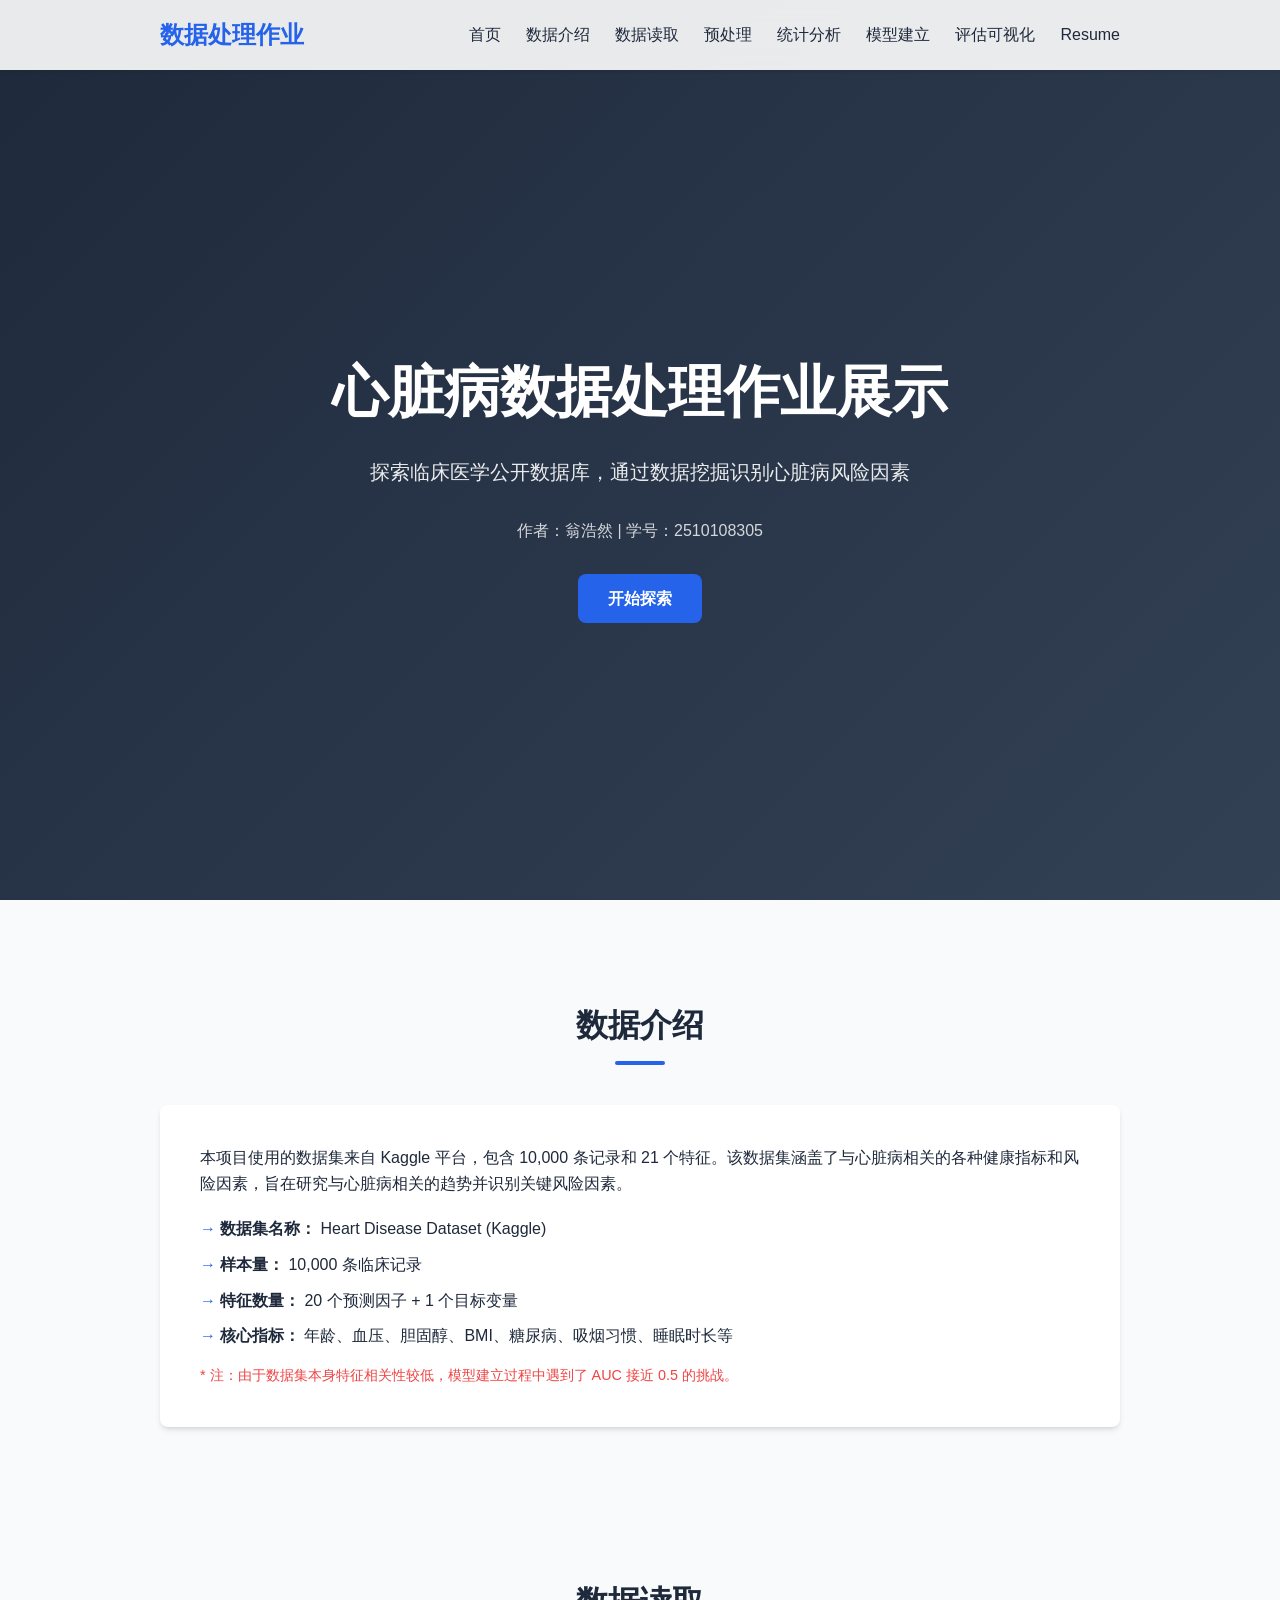
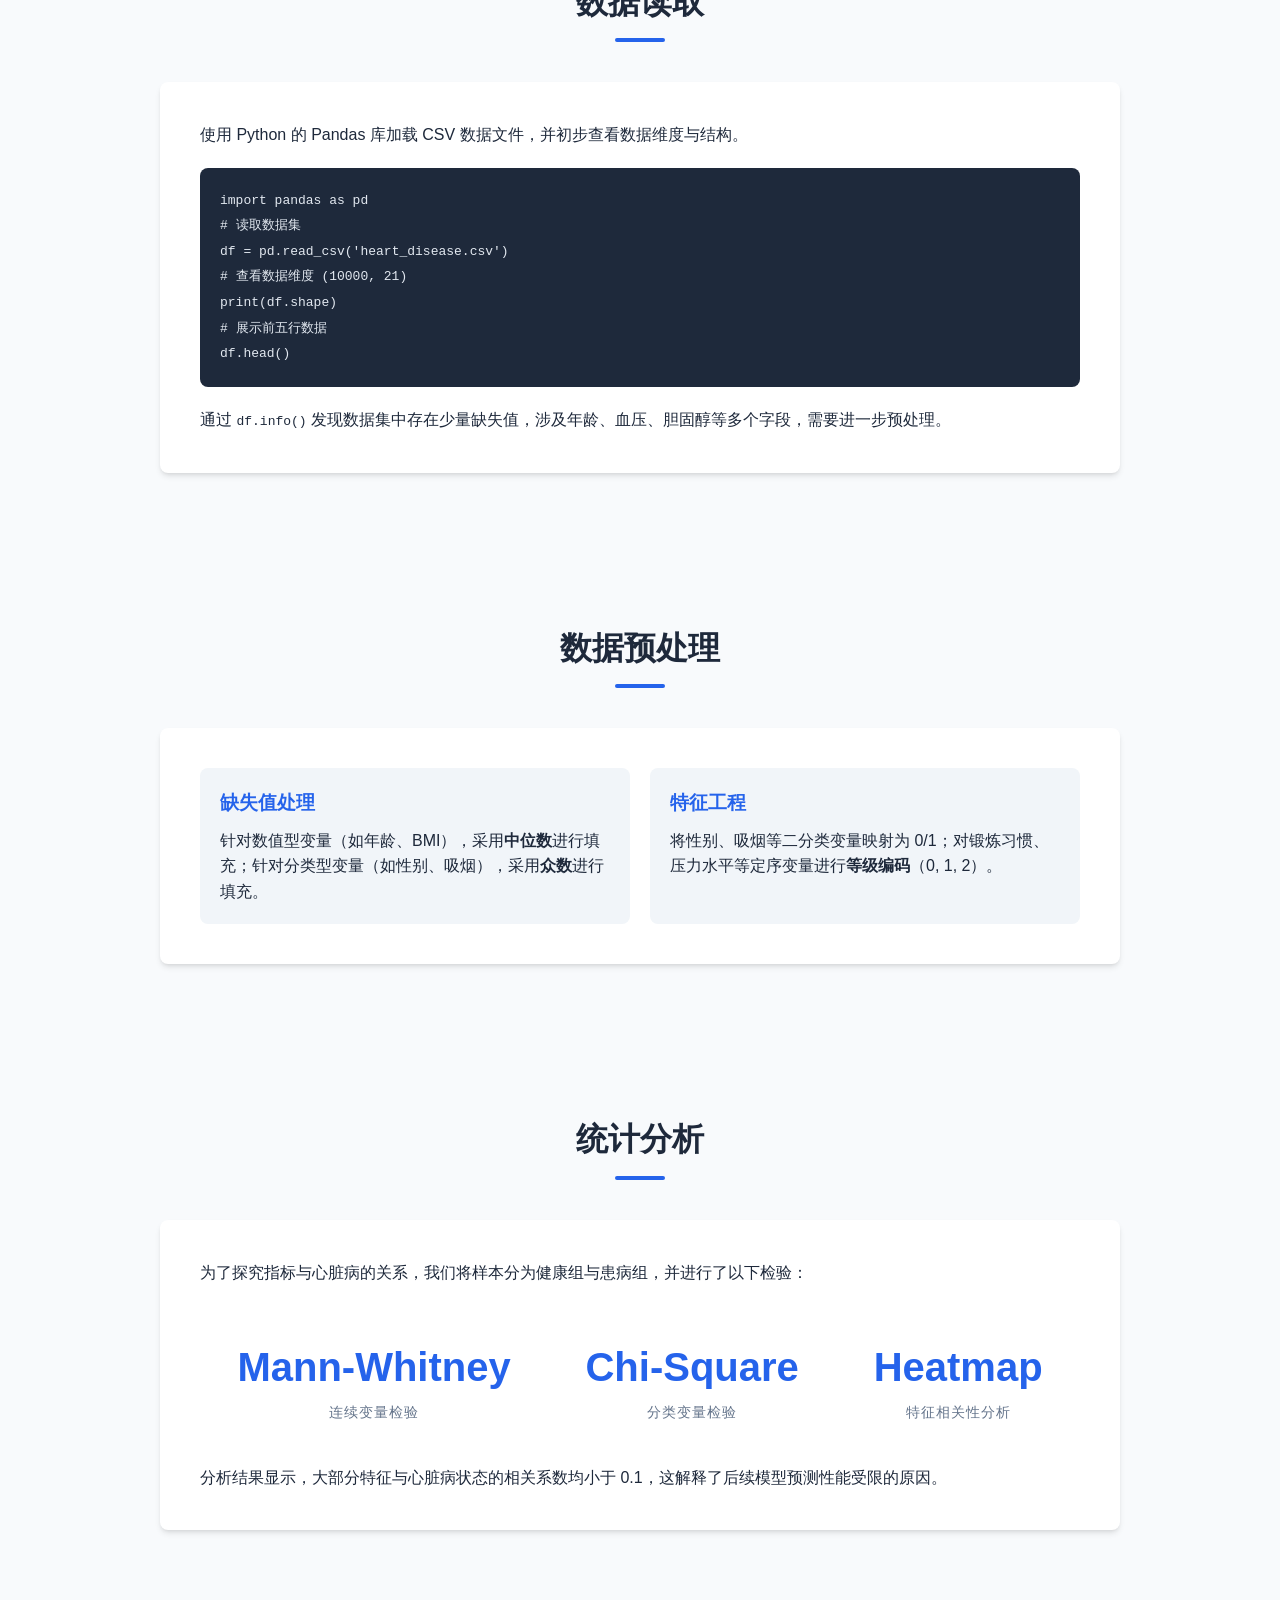
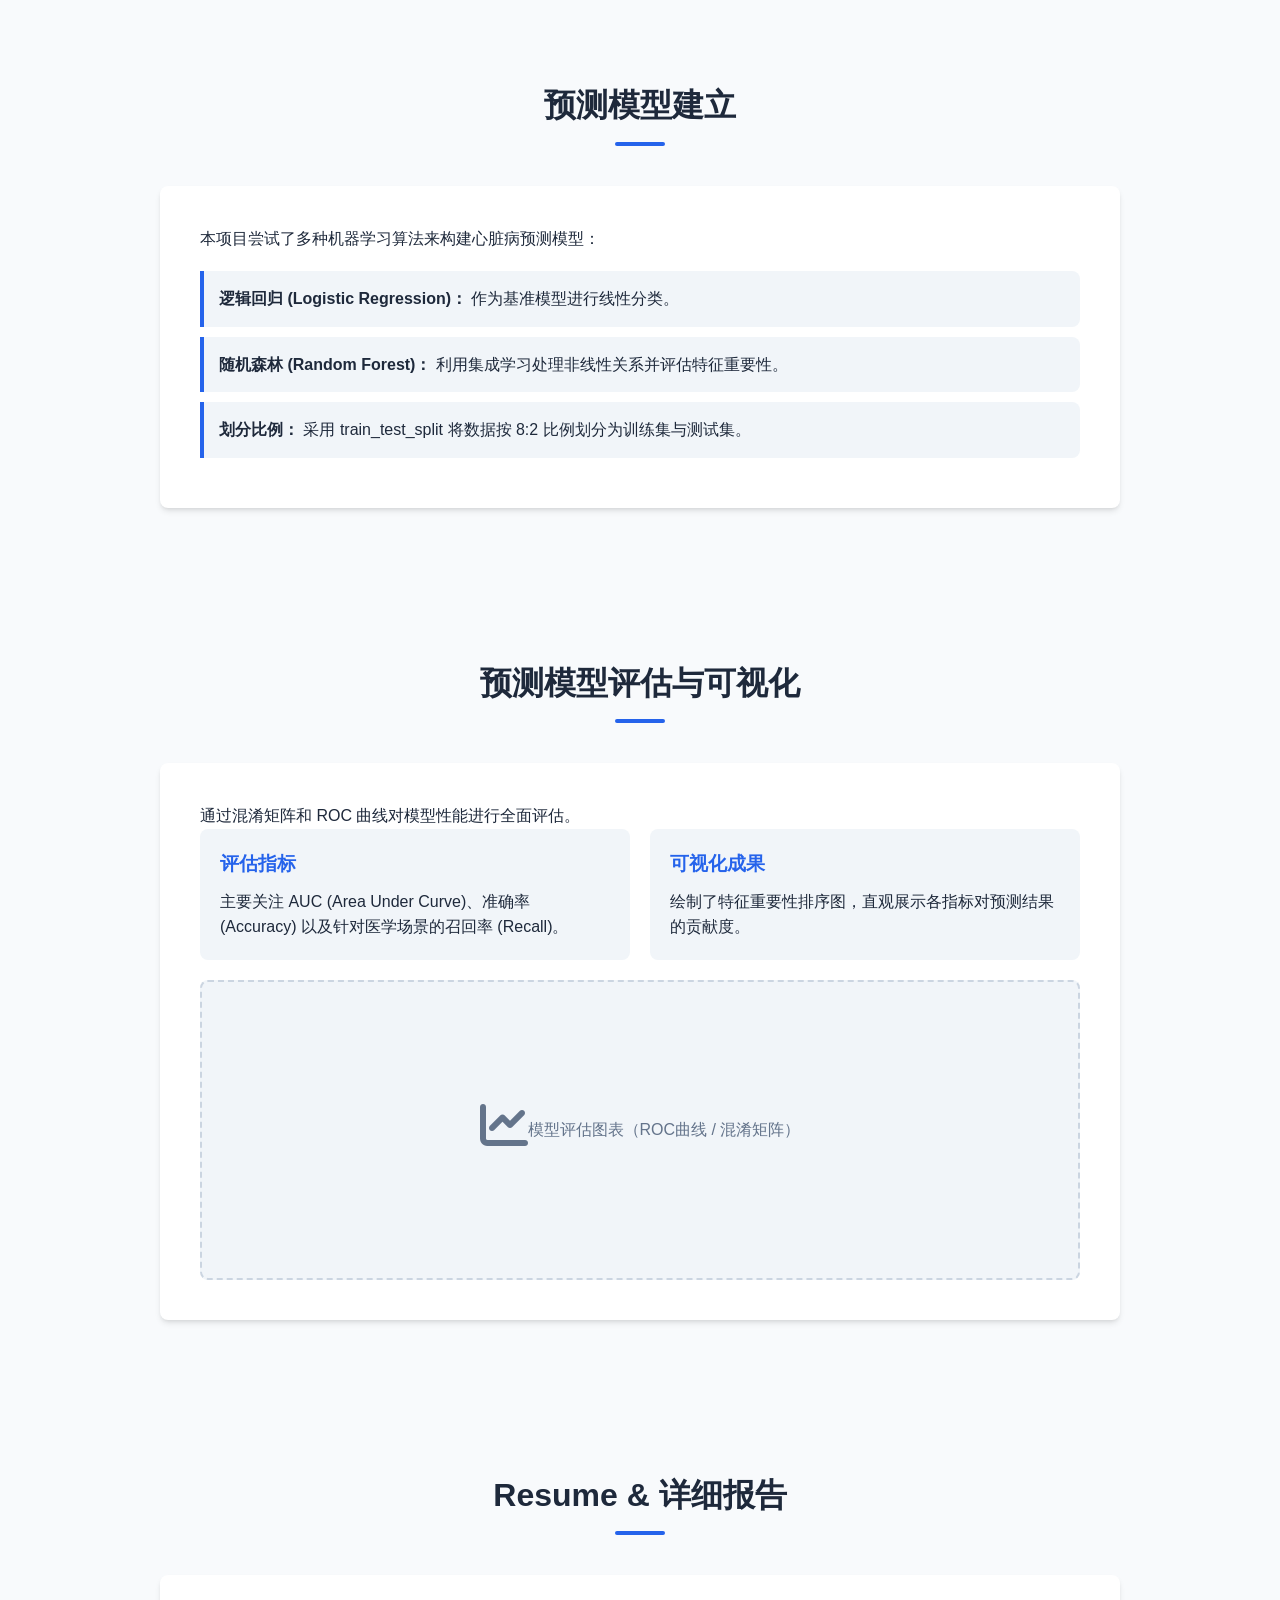
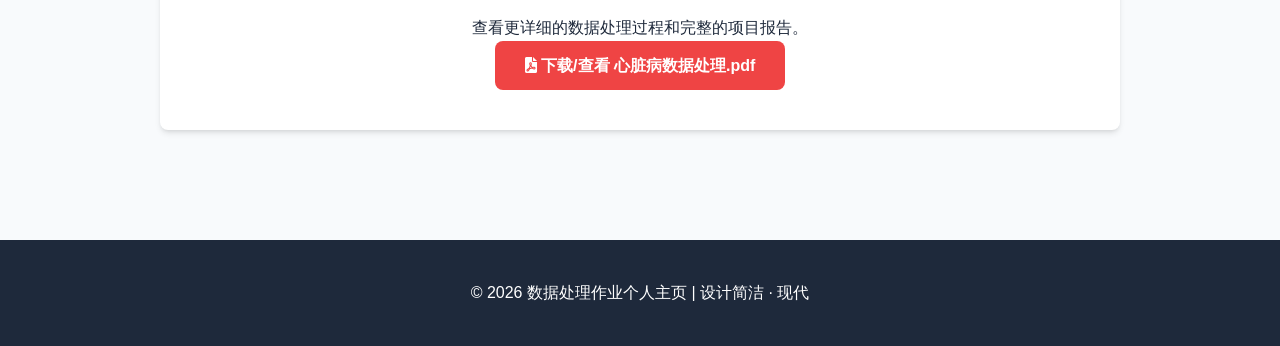
<file: index.html>
<!DOCTYPE html>
<html lang="zh-CN">
<head>
    <meta charset="UTF-8">
    <meta name="viewport" content="width=device-width, initial-scale=1.0">
    <title>数据处理作业展示 - 个人主页</title>
    <link rel="stylesheet" href="style.css">
    <link rel="stylesheet" href="https://cdnjs.cloudflare.com/ajax/libs/font-awesome/6.0.0/css/all.min.css">
</head>
<body>
    <!-- 导航栏 -->
    <nav class="navbar">
        <div class="container">
            <div class="logo">数据处理作业</div>
            <ul class="nav-links">
                <li><a href="#home">首页</a></li>
                <li><a href="#data-intro">数据介绍</a></li>
                <li><a href="#data-reading">数据读取</a></li>
                <li><a href="#preprocessing">预处理</a></li>
                <li><a href="#analysis">统计分析</a></li>
                <li><a href="#modeling">模型建立</a></li>
                <li><a href="#evaluation">评估可视化</a></li>
                <li><a href="#resume">Resume</a></li>
            </ul>
        </div>
    </nav>

    <!-- 首页横幅 -->
    <header id="home" class="hero">
        <div class="hero-content">
            <h1>心脏病数据处理作业展示</h1>
            <p>探索临床医学公开数据库，通过数据挖掘识别心脏病风险因素</p>
            <p style="margin-top: 10px; font-size: 1rem; opacity: 0.8;">作者：翁浩然 | 学号：2510108305</p>
            <a href="#data-intro" class="btn">开始探索</a>
        </div>
    </header>

    <main class="container">
        <!-- 数据介绍 -->
        <section id="data-intro" class="section">
            <h2 class="section-title">数据介绍</h2>
            <div class="card">
                <p>本项目使用的数据集来自 Kaggle 平台，包含 10,000 条记录和 21 个特征。该数据集涵盖了与心脏病相关的各种健康指标和风险因素，旨在研究与心脏病相关的趋势并识别关键风险因素。</p>
                <ul class="placeholder-list">
                    <li><strong>数据集名称：</strong> Heart Disease Dataset (Kaggle)</li>
                    <li><strong>样本量：</strong> 10,000 条临床记录</li>
                    <li><strong>特征数量：</strong> 20 个预测因子 + 1 个目标变量</li>
                    <li><strong>核心指标：</strong> 年龄、血压、胆固醇、BMI、糖尿病、吸烟习惯、睡眠时长等</li>
                </ul>
                <p style="color: #ef4444; font-size: 0.9rem; margin-top: 15px;">* 注：由于数据集本身特征相关性较低，模型建立过程中遇到了 AUC 接近 0.5 的挑战。</p>
            </div>
        </section>

        <!-- 数据读取 -->
        <section id="data-reading" class="section">
            <h2 class="section-title">数据读取</h2>
            <div class="card">
                <p>使用 Python 的 Pandas 库加载 CSV 数据文件，并初步查看数据维度与结构。</p>
                <div class="code-box">
                    <code>
                        import pandas as pd<br>
                        # 读取数据集<br>
                        df = pd.read_csv('heart_disease.csv')<br>
                        # 查看数据维度 (10000, 21)<br>
                        print(df.shape)<br>
                        # 展示前五行数据<br>
                        df.head()
                    </code>
                </div>
                <p>通过 <code>df.info()</code> 发现数据集中存在少量缺失值，涉及年龄、血压、胆固醇等多个字段，需要进一步预处理。</p>
            </div>
        </section>

        <!-- 数据预处理 -->
        <section id="preprocessing" class="section">
            <h2 class="section-title">数据预处理</h2>
            <div class="card">
                <div class="grid">
                    <div class="grid-item">
                        <h3>缺失值处理</h3>
                        <p>针对数值型变量（如年龄、BMI），采用<b>中位数</b>进行填充；针对分类型变量（如性别、吸烟），采用<b>众数</b>进行填充。</p>
                    </div>
                    <div class="grid-item">
                        <h3>特征工程</h3>
                        <p>将性别、吸烟等二分类变量映射为 0/1；对锻炼习惯、压力水平等定序变量进行<b>等级编码</b>（0, 1, 2）。</p>
                    </div>
                </div>
            </div>
        </section>

        <!-- 统计分析 -->
        <section id="analysis" class="section">
            <h2 class="section-title">统计分析</h2>
            <div class="card">
                <p>为了探究指标与心脏病的关系，我们将样本分为健康组与患病组，并进行了以下检验：</p>
                <div class="stats-placeholder">
                    <div class="stat-item">
                        <span class="stat-num">Mann-Whitney</span>
                        <span class="stat-label">连续变量检验</span>
                    </div>
                    <div class="stat-item">
                        <span class="stat-num">Chi-Square</span>
                        <span class="stat-label">分类变量检验</span>
                    </div>
                    <div class="stat-item">
                        <span class="stat-num">Heatmap</span>
                        <span class="stat-label">特征相关性分析</span>
                    </div>
                </div>
                <p style="margin-top: 20px;">分析结果显示，大部分特征与心脏病状态的相关系数均小于 0.1，这解释了后续模型预测性能受限的原因。</p>
            </div>
        </section>

        <!-- 预测模型建立 -->
        <section id="modeling" class="section">
            <h2 class="section-title">预测模型建立</h2>
            <div class="card">
                <p>本项目尝试了多种机器学习算法来构建心脏病预测模型：</p>
                <div class="model-steps">
                    <div class="step"><strong>逻辑回归 (Logistic Regression)：</strong> 作为基准模型进行线性分类。</div>
                    <div class="step"><strong>随机森林 (Random Forest)：</strong> 利用集成学习处理非线性关系并评估特征重要性。</div>
                    <div class="step"><strong>划分比例：</strong> 采用 train_test_split 将数据按 8:2 比例划分为训练集与测试集。</div>
                </div>
            </div>
        </section>

        <!-- 预测模型评估与可视化 -->
        <section id="evaluation" class="section">
            <h2 class="section-title">预测模型评估与可视化</h2>
            <div class="card">
                <p>通过混淆矩阵和 ROC 曲线对模型性能进行全面评估。</p>
                <div class="grid">
                    <div class="grid-item">
                        <h3>评估指标</h3>
                        <p>主要关注 AUC (Area Under Curve)、准确率 (Accuracy) 以及针对医学场景的召回率 (Recall)。</p>
                    </div>
                    <div class="grid-item">
                        <h3>可视化成果</h3>
                        <p>绘制了特征重要性排序图，直观展示各指标对预测结果的贡献度。</p>
                    </div>
                </div>
                <div class="viz-placeholder">
                    <i class="fas fa-chart-line" style="font-size: 3rem; margin-bottom: 10px; display: block;"></i>
                    模型评估图表（ROC曲线 / 混淆矩阵）
                </div>
            </div>
        </section>

        <!-- Resume 模块 -->
        <section id="resume" class="section">
            <h2 class="section-title">Resume & 详细报告</h2>
            <div class="card text-center">
                <p>查看更详细的数据处理过程和完整的项目报告。</p>
                <a href="心脏病数据处理.pdf" class="btn btn-primary" target="_blank">
                    <i class="fas fa-file-pdf"></i> 下载/查看 心脏病数据处理.pdf
                </a>
            </div>
        </section>
    </main>

    <footer class="footer">
        <p>&copy; 2026 数据处理作业个人主页 | 设计简洁 · 现代</p>
    </footer>

    <script>
        // 平滑滚动
        document.querySelectorAll('a[href^="#"]').forEach(anchor => {
            anchor.addEventListener('click', function (e) {
                e.preventDefault();
                document.querySelector(this.getAttribute('href')).scrollIntoView({
                    behavior: 'smooth'
                });
            });
        });
    </script>
</body>
</html>
</file>
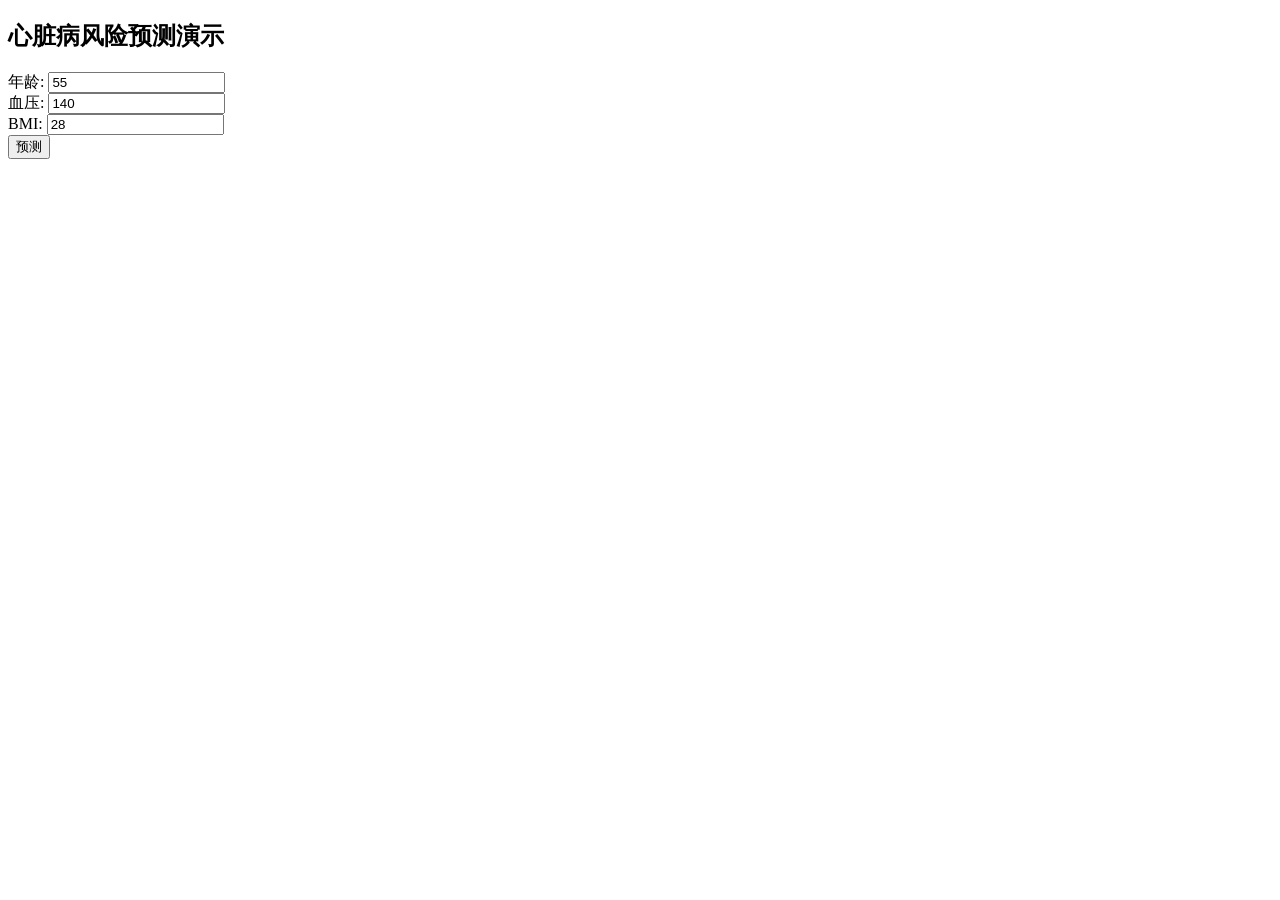
<file: 预测.html>
<!DOCTYPE html>
<html>
<head>
    <title>心脏病风险预测</title>
    <meta charset="UTF-8">
</head>
<body>
    <h2>心脏病风险预测演示</h2>
    <form id="predictForm">
        <!-- 这里的输入字段需要根据你的 feature_names 生成，仅做示例 -->
        <label>年龄: <input type="number" name="Age" value="55"></label><br>
        <label>血压: <input type="number" name="Blood Pressure" value="140"></label><br>
        <label>BMI: <input type="number" name="BMI" value="28" step="0.1"></label><br>
        <!-- 根据需要添加更多字段 -->
        <button type="submit">预测</button>
    </form>
    <div id="result" style="margin-top:20px; font-weight:bold;"></div>

    <script>
        document.getElementById('predictForm').addEventListener('submit', async (e) => {
            e.preventDefault();
            const formData = new FormData(e.target);
            const data = {};
            for (let [key, value] of formData.entries()) {
                data[key] = value;
            }
            try {
                const response = await fetch('http://127.0.0.1:5000/predict', {
                    method: 'POST',
                    headers: { 'Content-Type': 'application/json' },
                    body: JSON.stringify(data)
                });
                const result = await response.json();
                document.getElementById('result').innerHTML = `
                    患病概率: ${(result.probability * 100).toFixed(2)}%<br>
                    预测类别: ${result.prediction === 1 ? '高风险' : '低风险'}
                `;
            } catch (err) {
                document.getElementById('result').innerHTML = '请求失败: ' + err;
            }
        });
    </script>
</body>
</html>
</file>
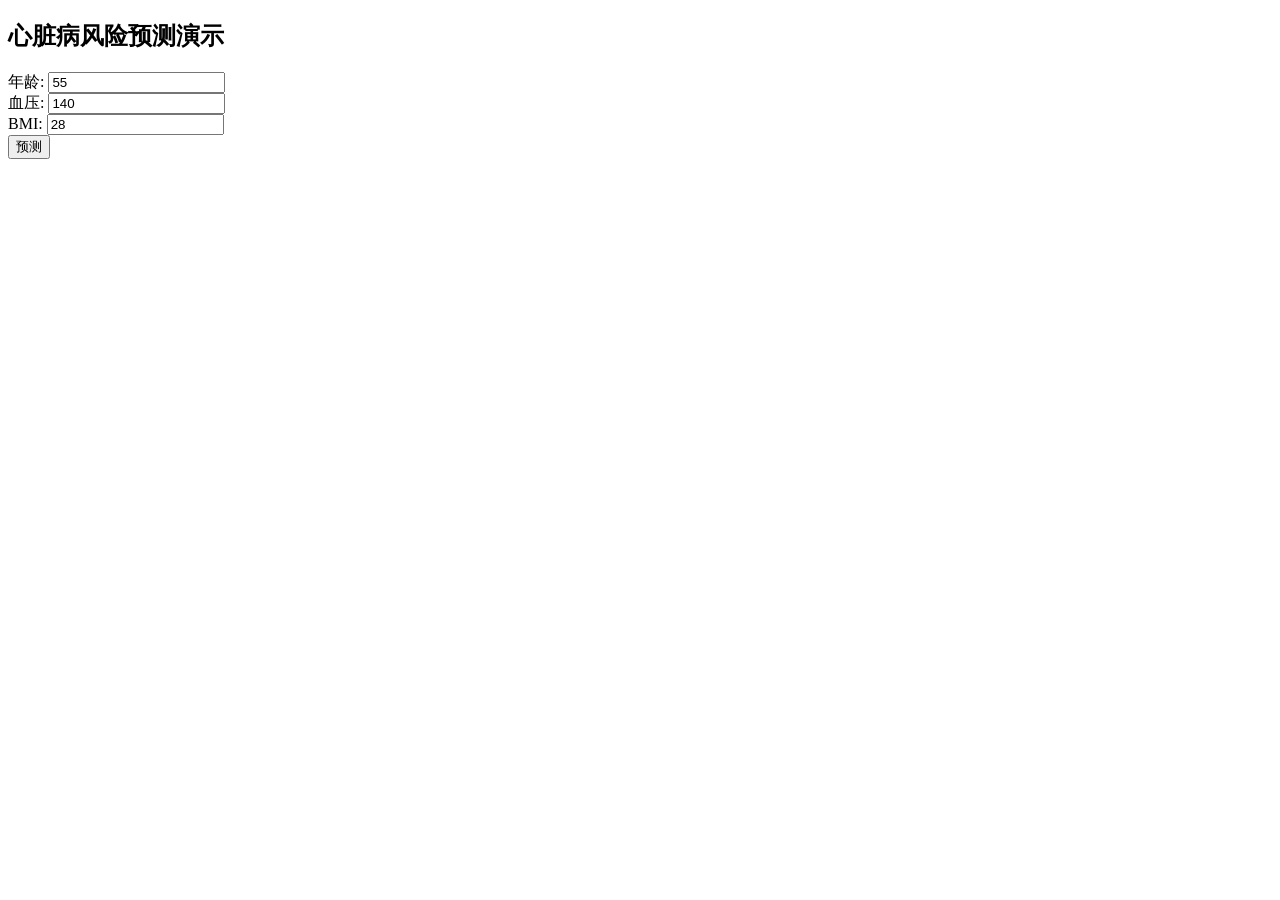
<file: templates/预测.html>
<!DOCTYPE html>
<html>
<head>
    <title>心脏病风险预测</title>
    <meta charset="UTF-8">
</head>
<body>
    <h2>心脏病风险预测演示</h2>
    <form id="predictForm">
        <!-- 这里的输入字段需要根据你的 feature_names 生成，仅做示例 -->
        <label>年龄: <input type="number" name="Age" value="55"></label><br>
        <label>血压: <input type="number" name="Blood Pressure" value="140"></label><br>
        <label>BMI: <input type="number" name="BMI" value="28" step="0.1"></label><br>
        <!-- 根据需要添加更多字段 -->
        <button type="submit">预测</button>
    </form>
    <div id="result" style="margin-top:20px; font-weight:bold;"></div>

    <script>
        document.getElementById('predictForm').addEventListener('submit', async (e) => {
            e.preventDefault();
            const formData = new FormData(e.target);
            const data = {};
            for (let [key, value] of formData.entries()) {
                data[key] = value;
            }
            try {
                const response = await fetch('http://127.0.0.1:5000/predict', {
                    method: 'POST',
                    headers: { 'Content-Type': 'application/json' },
                    body: JSON.stringify(data)
                });
                const result = await response.json();
                document.getElementById('result').innerHTML = `
                    患病概率: ${(result.probability * 100).toFixed(2)}%<br>
                    预测类别: ${result.prediction === 1 ? '高风险' : '低风险'}
                `;
            } catch (err) {
                document.getElementById('result').innerHTML = '请求失败: ' + err;
            }
        });
    </script>
</body>
</html>
</file>
<file: style.css>
/* 基础样式 */
:root {
    --primary-color: #2563eb;
    --secondary-color: #64748b;
    --bg-color: #f8fafc;
    --card-bg: #ffffff;
    --text-color: #1e293b;
    --light-text: #64748b;
    --border-radius: 8px;
    --shadow: 0 4px 6px -1px rgb(0 0 0 / 0.1), 0 2px 4px -2px rgb(0 0 0 / 0.1);
}

* {
    margin: 0;
    padding: 0;
    box-sizing: border-box;
}

body {
    font-family: 'Inter', -apple-system, BlinkMacSystemFont, "Segoe UI", Roboto, sans-serif;
    line-height: 1.6;
    color: var(--text-color);
    background-color: var(--bg-color);
    scroll-behavior: smooth;
}

.container {
    max-width: 1000px;
    margin: 0 auto;
    padding: 0 20px;
}

/* 导航栏 */
.navbar {
    background-color: rgba(255, 255, 255, 0.9);
    backdrop-filter: blur(10px);
    height: 70px;
    display: flex;
    align-items: center;
    position: fixed;
    top: 0;
    width: 100%;
    z-index: 1000;
    box-shadow: 0 1px 3px 0 rgb(0 0 0 / 0.1);
}

.navbar .container {
    display: flex;
    justify-content: space-between;
    align-items: center;
    width: 100%;
}

.logo {
    font-size: 1.5rem;
    font-weight: 700;
    color: var(--primary-color);
}

.nav-links {
    display: flex;
    list-style: none;
}

.nav-links li {
    margin-left: 25px;
}

.nav-links a {
    text-decoration: none;
    color: var(--text-color);
    font-weight: 500;
    transition: color 0.3s;
}

.nav-links a:hover {
    color: var(--primary-color);
}

/* 首页横幅 */
.hero {
    height: 100vh;
    background: linear-gradient(135deg, #1e293b 0%, #334155 100%);
    display: flex;
    align-items: center;
    justify-content: center;
    text-align: center;
    color: white;
    padding-top: 70px;
}

.hero-content h1 {
    font-size: 3.5rem;
    margin-bottom: 20px;
}

.hero-content p {
    font-size: 1.25rem;
    margin-bottom: 30px;
    opacity: 0.9;
}

/* 按钮 */
.btn {
    display: inline-block;
    padding: 12px 30px;
    background-color: var(--primary-color);
    color: white;
    text-decoration: none;
    border-radius: var(--border-radius);
    font-weight: 600;
    transition: transform 0.2s, background-color 0.2s;
}

.btn:hover {
    background-color: #1d4ed8;
    transform: translateY(-2px);
}

.btn-primary {
    background-color: #ef4444; /* Resume 按钮用红色突出 */
}

.btn-primary:hover {
    background-color: #dc2626;
}

/* 模块通用样式 */
.section {
    padding: 100px 0 20px;
}

.section-title {
    font-size: 2rem;
    margin-bottom: 40px;
    text-align: center;
    position: relative;
}

.section-title::after {
    content: '';
    display: block;
    width: 50px;
    height: 4px;
    background-color: var(--primary-color);
    margin: 10px auto 0;
    border-radius: 2px;
}

.card {
    background-color: var(--card-bg);
    padding: 40px;
    border-radius: var(--border-radius);
    box-shadow: var(--shadow);
    margin-bottom: 30px;
}

/* 特定模块样式 */
.placeholder-list {
    list-style: none;
    margin-top: 20px;
}

.placeholder-list li {
    margin-bottom: 10px;
    padding-left: 20px;
    position: relative;
}

.placeholder-list li::before {
    content: '→';
    position: absolute;
    left: 0;
    color: var(--primary-color);
}

.code-box {
    background-color: #1e293b;
    color: #e2e8f0;
    padding: 20px;
    border-radius: var(--border-radius);
    margin: 20px 0;
    font-family: 'Fira Code', monospace;
    overflow-x: auto;
}

.grid {
    display: grid;
    grid-template-columns: repeat(auto-fit, minmax(250px, 1fr));
    gap: 20px;
}

.grid-item {
    background-color: #f1f5f9;
    padding: 20px;
    border-radius: var(--border-radius);
}

.grid-item h3 {
    margin-bottom: 10px;
    color: var(--primary-color);
}

.stats-placeholder {
    display: flex;
    justify-content: space-around;
    margin-top: 30px;
    flex-wrap: wrap;
}

.stat-item {
    text-align: center;
    padding: 20px;
}

.stat-num {
    display: block;
    font-size: 2.5rem;
    font-weight: 800;
    color: var(--primary-color);
}

.stat-label {
    color: var(--light-text);
    text-transform: uppercase;
    letter-spacing: 1px;
    font-size: 0.875rem;
}

.model-steps {
    margin-top: 20px;
}

.step {
    background-color: #f1f5f9;
    margin-bottom: 10px;
    padding: 15px;
    border-left: 4px solid var(--primary-color);
    border-radius: 0 var(--border-radius) var(--border-radius) 0;
}

.viz-placeholder {
    width: 100%;
    height: 300px;
    background-color: #f1f5f9;
    border: 2px dashed #cbd5e1;
    display: flex;
    align-items: center;
    justify-content: center;
    color: var(--light-text);
    margin-top: 20px;
    border-radius: var(--border-radius);
}

.text-center {
    text-align: center;
}

/* 页脚 */
.footer {
    background-color: #1e293b;
    color: white;
    text-align: center;
    padding: 40px 0;
    margin-top: 60px;
}

/* 响应式 */
@media (max-width: 768px) {
    .nav-links {
        display: none; /* 简化起见，移动端隐藏菜单或可以加个汉堡菜单 */
    }
    
    .hero-content h1 {
        font-size: 2.5rem;
    }
}
</file>
